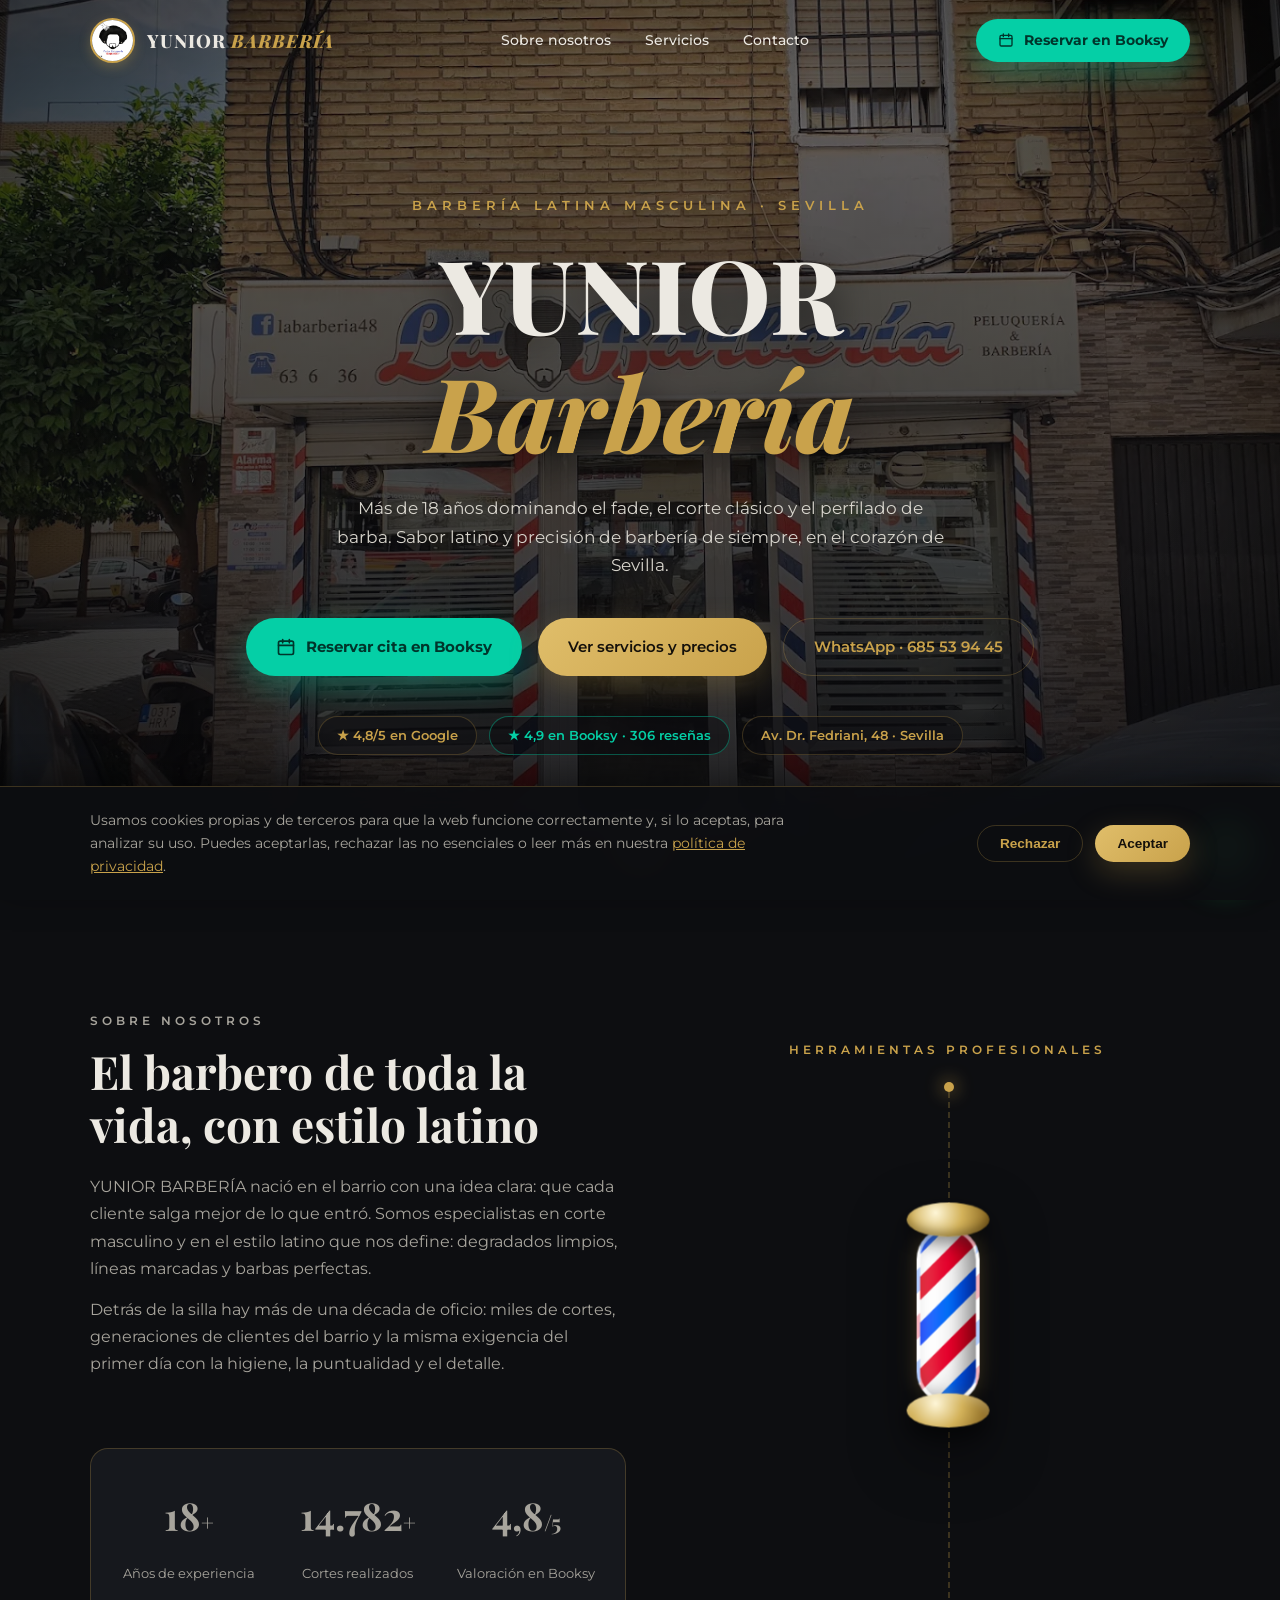
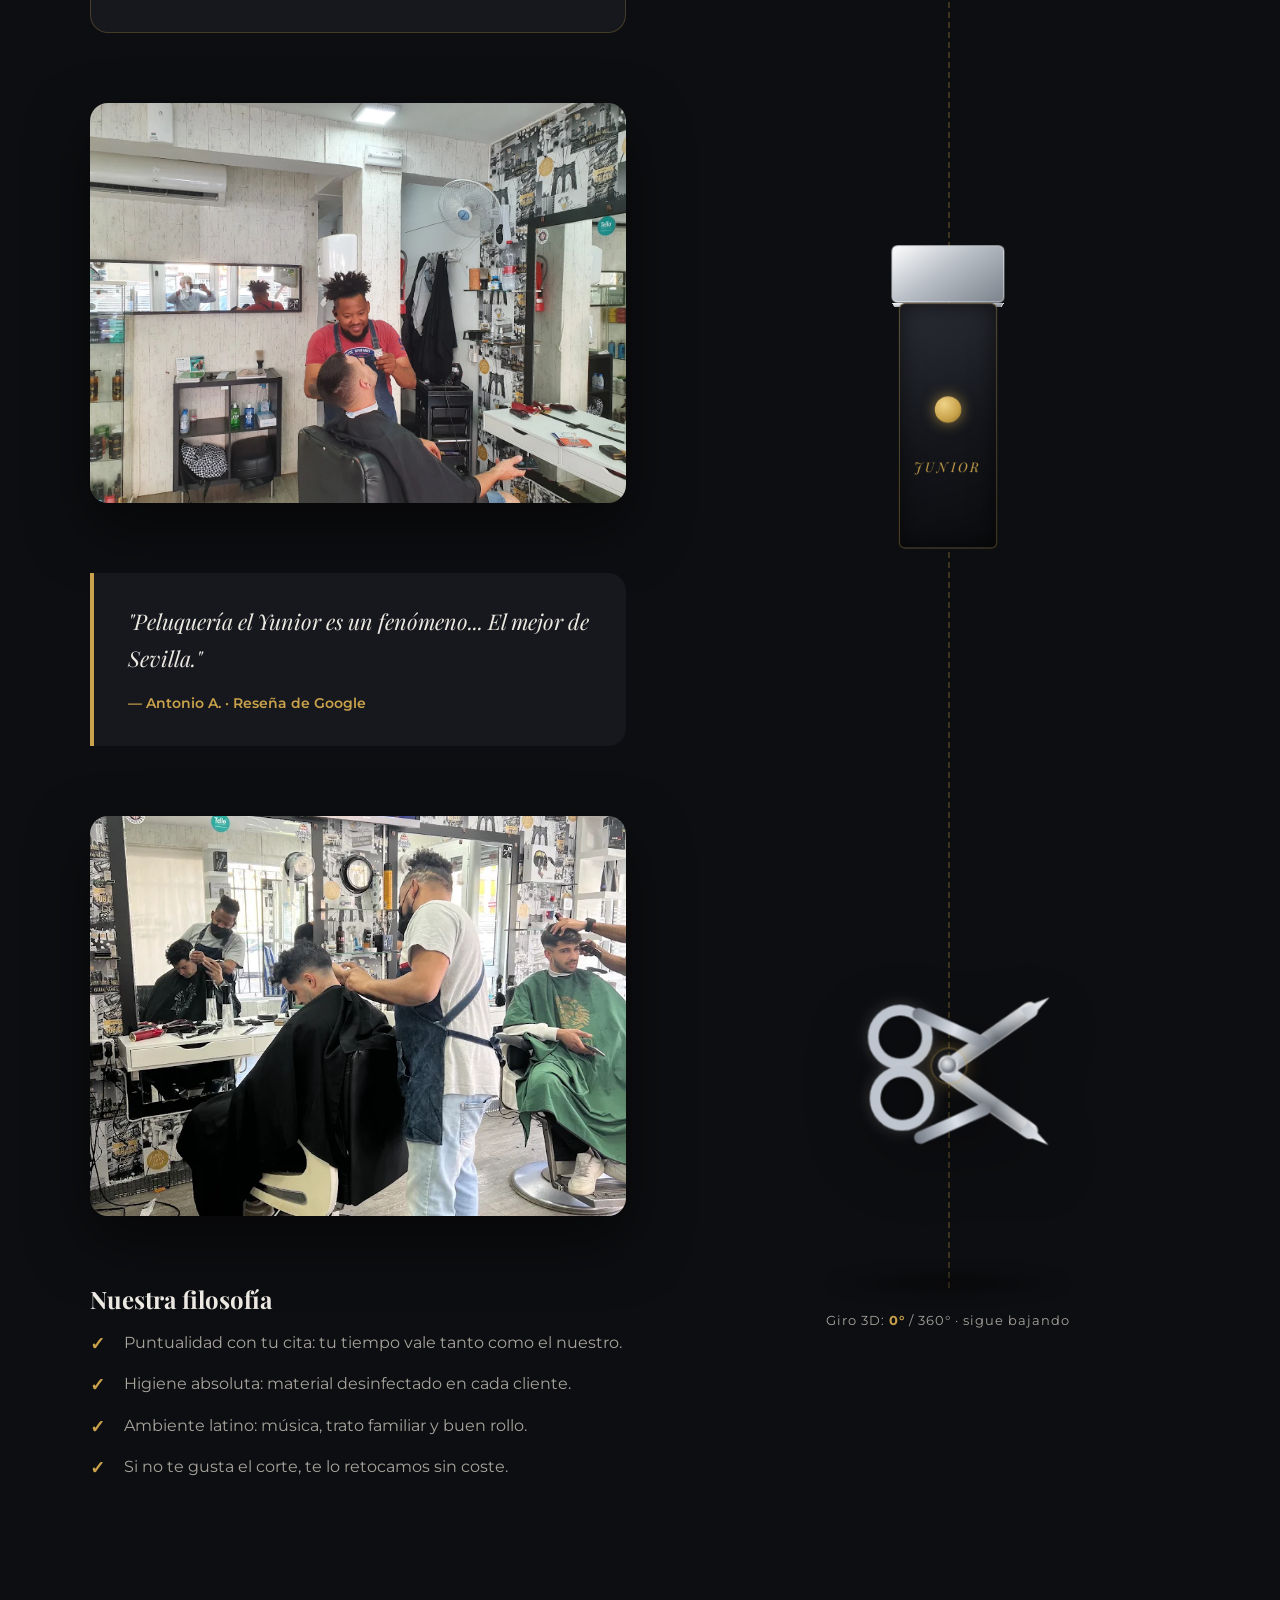
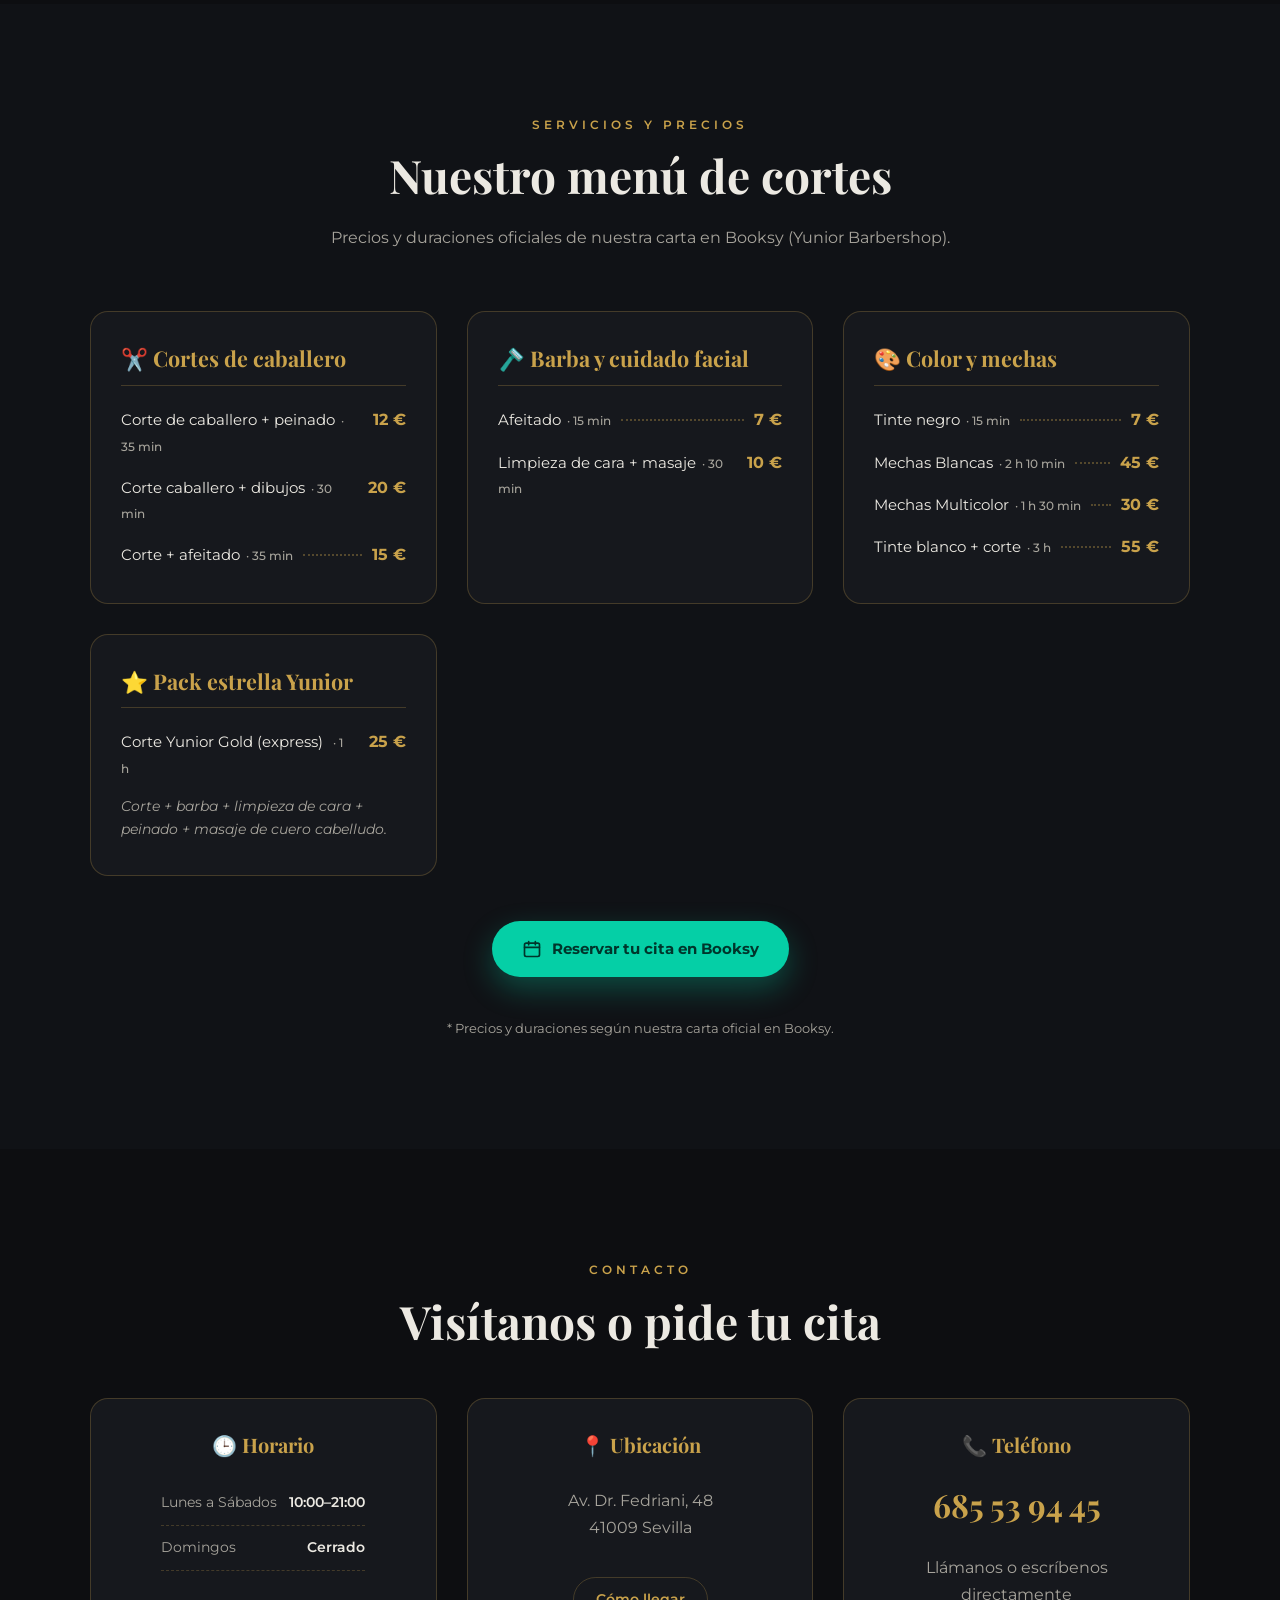
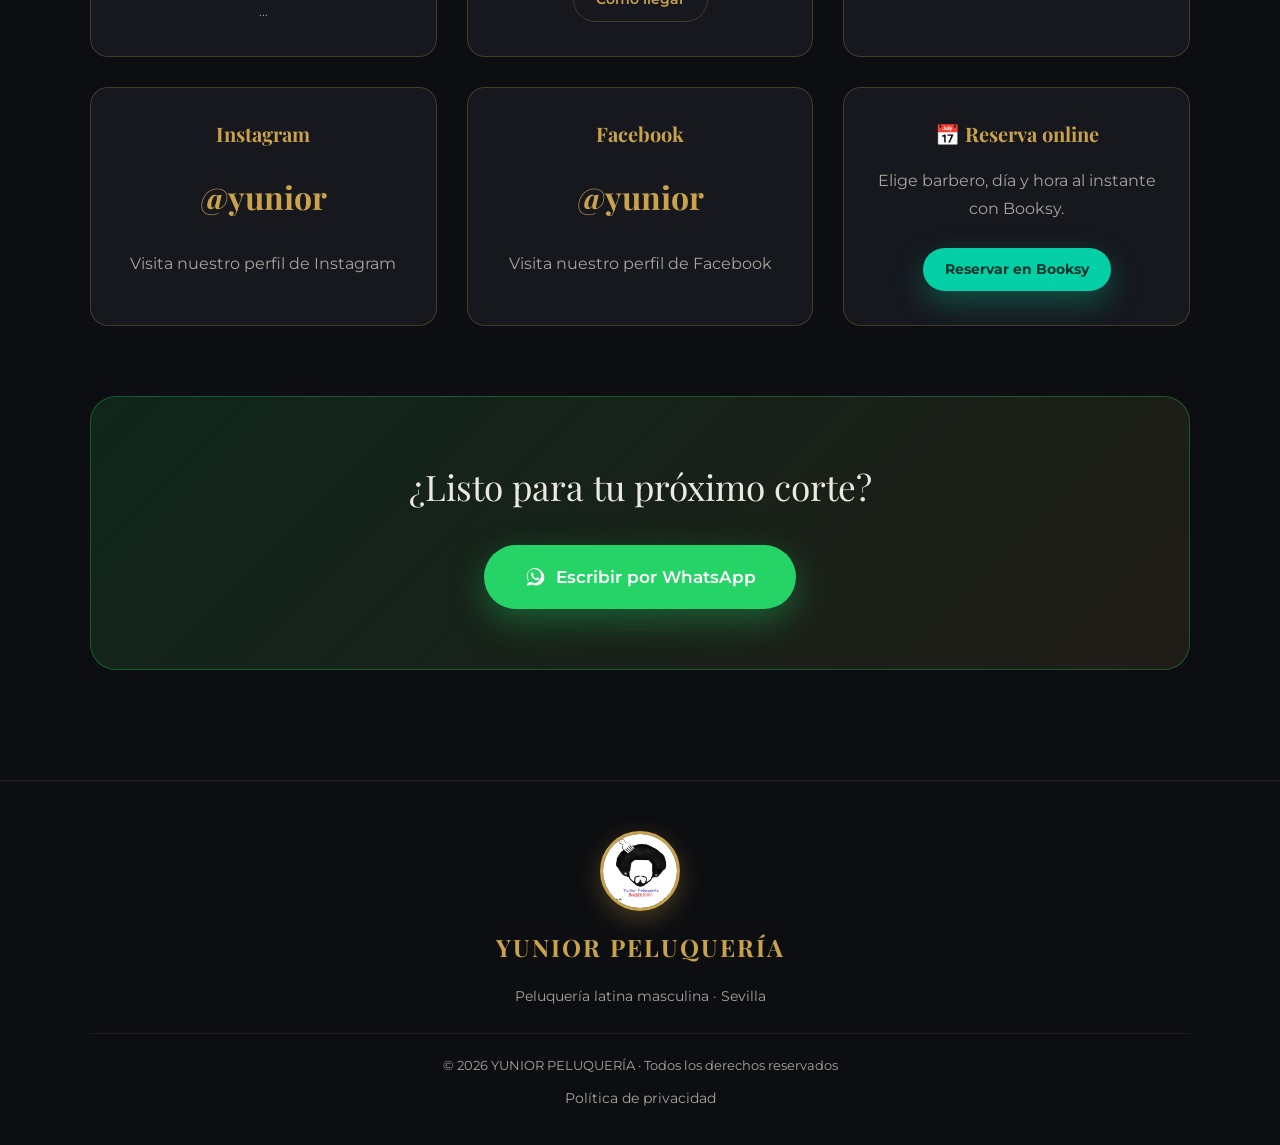
<file: index.html>
<!DOCTYPE html>
<html lang="es">
<head>
  <meta name="google-site-verification" content="pgWhDv8rbJCWkmiV24_uXV9it8Xh4YEHIiP2bw_OG_o" />
  <meta charset="UTF-8">
  <meta name="viewport" content="width=device-width, initial-scale=1.0">
  <title>YUNIOR BARBERÍA · Barbería latina masculina en Sevilla</title>
  <meta name="description" content="YUNIOR Barbería (Yunior Barbershop), peluquería latina masculina en Sevilla. Cortes, degradados, barba y afeitado clásico. Av. Dr. Fedriani, 48. Reserva por Booksy o WhatsApp: 685 53 94 45.">
  <link rel="preconnect" href="https://fonts.googleapis.com">
  <link rel="preconnect" href="https://fonts.gstatic.com" crossorigin>
  <link href="https://fonts.googleapis.com/css2?family=Playfair+Display:wght@600;700;800&family=Montserrat:wght@400;500;600;700&display=swap" rel="stylesheet">
  <link rel="stylesheet" href="styles.css">
</head>
<body>

  <!-- ===================== AVISO DE COOKIES ===================== -->
  <div class="cookie-banner" id="cookieBanner" role="dialog" aria-live="polite" aria-label="Aviso de cookies">
    <div class="cookie-banner-inner">
      <p class="cookie-text">
        Usamos cookies propias y de terceros para que la web funcione correctamente y, si lo aceptas,
        para analizar su uso. Puedes aceptarlas, rechazar las no esenciales o leer más en nuestra
        <a href="privacy-policy.html">política de privacidad</a>.
      </p>
      <div class="cookie-actions">
        <button type="button" class="btn btn-ghost btn-small" id="cookieReject">Rechazar</button>
        <button type="button" class="btn btn-gold btn-small" id="cookieAccept">Aceptar</button>
      </div>
    </div>
  </div>

  <!-- ===================== NAVBAR CON LOGO ===================== -->
  <header class="navbar" id="navbar">
    <a href="#inicio" class="logo">
      <img src="logo.png" alt="YUNIOR BARBERÍA" class="logo-img">
      <span class="logo-text">YUNIOR <em>BARBERÍA</em></span>
    </a>

    <nav class="nav-links" id="navLinks">
      <a href="#sobre-nosotros">Sobre nosotros</a>
      <a href="#servicios">Servicios</a>
      <a href="#contacto">Contacto</a>
    </nav>

    <a class="btn btn-booksy btn-small nav-cta"
       href="https://booksy.com/es-es/54488_yunior-barbershop_barberia_29971_sevilla#ba_s=seo"
       target="_blank" rel="noopener">
      <svg viewBox="0 0 24 24" width="16" height="16" fill="none" stroke="currentColor" stroke-width="2" stroke-linecap="round" aria-hidden="true">
        <rect x="3" y="5" width="18" height="16" rx="2"/><path d="M8 3v4M16 3v4M3 10h18"/>
      </svg>
      Reservar en Booksy
    </a>

    <button class="nav-burger" id="navBurger" aria-label="Abrir menú" aria-expanded="false">
      <span></span><span></span><span></span>
    </button>
  </header>

  <!-- ===================== PORTADA ===================== -->
  <section class="hero" id="inicio">
    <div class="hero-content">
      <p class="hero-eyebrow">Barbería latina masculina · Sevilla</p>
      <h1>YUNIOR<br><em>Barbería</em></h1>
      <p class="hero-sub">
        Más de 18 años dominando el fade, el corte clásico y el perfilado de barba.
        Sabor latino y precisión de barbería de siempre, en el corazón de Sevilla.
      </p>

      <div class="hero-actions">
        <a href="https://booksy.com/es-es/54488_yunior-barbershop_barberia_29971_sevilla#ba_s=seo"
           target="_blank" rel="noopener" class="btn btn-booksy">
          <svg viewBox="0 0 24 24" width="20" height="20" fill="none" stroke="currentColor" stroke-width="2" stroke-linecap="round" aria-hidden="true">
            <rect x="3" y="5" width="18" height="16" rx="2"/><path d="M8 3v4M16 3v4M3 10h18"/>
          </svg>
          Reservar cita en Booksy
        </a>
        <a href="#servicios" class="btn btn-gold">Ver servicios y precios</a>
        <a href="https://wa.me/34685539445?text=Hola%20YUNIOR%20PELUQUER%C3%8DA%2C%20me20%gustaría%20pedir%20cita%20%F0%9F%92%88"
           target="_blank" rel="noopener" class="btn btn-ghost">WhatsApp · 685 53 94 45</a>
      </div>

      <div class="hero-badges">
        <span class="badge">★ 4,8/5 en Google</span>
        <span class="badge badge-booksy">★ 4,9 en Booksy · 306 reseñas</span>
        <span class="badge">Av. Dr. Fedriani, 48 · Sevilla</span>
      </div>
    </div>

    <a href="#sobre-nosotros" class="hero-scroll" aria-label="Bajar a sobre nosotros">
      <span class="mouse"><span class="wheel"></span></span>
    </a>
  </section>

  <!-- ===================== SOBRE NOSOTROS + OBJETOS 3D ===================== -->
  <section class="about" id="sobre-nosotros">
    <div class="about-grid">

      <div class="about-left">
        <div class="reveal">
          <p class="section-eyebrow">Sobre nosotros</p>
          <h2>El barbero de toda la vida, con estilo latino</h2>
          <p>
            YUNIOR BARBERÍA nació en el barrio con una idea clara: que cada cliente salga
            mejor de lo que entró. Somos especialistas en corte masculino y en el estilo
            latino que nos define: degradados limpios, líneas marcadas y barbas perfectas.
          </p>
          <p>
            Detrás de la silla hay más de una década de oficio: miles de cortes, generaciones
            de clientes del barrio y la misma exigencia del primer día con la higiene,
            la puntualidad y el detalle.
          </p>
        </div>

        <div class="stats reveal">
          <div class="stat">
            <p class="stat-line"><span class="stat-number" data-target="18">0</span><span class="stat-suffix">+</span></p>
            <p class="stat-label">Años de experiencia</p>
          </div>
          <div class="stat">
            <p class="stat-line"><span class="stat-number" data-target="15000">0</span><span class="stat-suffix">+</span></p>
            <p class="stat-label">Cortes realizados</p>
          </div>
          <div class="stat">
            <p class="stat-line"><span class="stat-number" data-target="4.9" data-decimals="1">0</span><span class="stat-suffix">/5</span></p>
            <p class="stat-label">Valoración en Booksy</p>
          </div>
        </div>

        <figure class="photo-card reveal">
          <img src="cortes.jpg" alt="Colección de cortes y degradados"
               onerror="this.onerror=null;this.style.display='none';this.parentElement.classList.add('foto-faltante');">
        </figure>

        <div class="quote-card reveal">
          <p>"Peluquería el Yunior es un fenómeno... El mejor de Sevilla."</p>
          <span>— Antonio A. · Reseña de Google</span>
        </div>

        <figure class="photo-card tilt reveal">
          <img src="local1.jpg" alt="Interior de el local"
               onerror="this.onerror=null;this.style.display='none';this.parentElement.classList.add('foto-faltante');">
        </figure>

        <div class="reveal">
          <h3>Nuestra filosofía</h3>
          <ul class="check-list">
            <li>Puntualidad con tu cita: tu tiempo vale tanto como el nuestro.</li>
            <li>Higiene absoluta: material desinfectado en cada cliente.</li>
            <li>Ambiente latino: música, trato familiar y buen rollo.</li>
            <li>Si no te gusta el corte, te lo retocamos sin coste.</li>
          </ul>
        </div>
      </div>

      <div class="about-right">
        <div class="clipper-sticky">
          <p class="clipper-eyebrow">Herramientas profesionales</p>

          <div class="clipper-stage">
            <div class="clipper-ring" aria-hidden="true"></div>

            <div class="barber-pole-3d" id="barberPole3d" aria-hidden="true">
              <div class="pole-top"></div>
              <div class="pole-body"></div>
              <div class="pole-bottom"></div>
            </div>

            <div class="clipper-3d" id="clipper3d">
              <div class="clipper-float">
                <div class="cbox cbox-body">
                  <i class="face f-front"></i>
                  <i class="face f-back"></i>
                  <i class="face f-right"></i>
                  <i class="face f-left"></i>
                  <i class="face f-top"></i>
                  <i class="face f-bottom"></i>
                </div>
                <div class="cbox cbox-head">
                  <i class="face h-front"></i>
                  <i class="face h-back"></i>
                  <i class="face h-right"></i>
                  <i class="face h-left"></i>
                  <i class="face h-top"></i>
                  <i class="face h-bottom"></i>
                </div>
              </div>
            </div>

            <div class="scissors-3d" id="scissors3d" aria-hidden="true">
              <div class="scissors-core"></div>
              <div class="scissors-blade blade-one"></div>
              <div class="scissors-blade blade-two"></div>
              <div class="scissors-ring ring-one"></div>
              <div class="scissors-ring ring-two"></div>
            </div>

            <div class="clipper-shadow" id="clipperShadow" aria-hidden="true"></div>
          </div>

          <p class="clipper-caption">Giro 3D: <span id="clipperDeg">0°</span> / 360° · sigue bajando</p>
        </div>
      </div>

    </div>
  </section>

  <!-- ===================== SERVICIOS ===================== -->
  <section class="services" id="servicios">
    <p class="section-eyebrow center">Servicios y precios</p>
    <h2 class="center">Nuestro menú de cortes</h2>
    <p class="section-sub center">Precios y duraciones oficiales de nuestra carta en Booksy (Yunior Barbershop).</p>

    <div class="services-grid">

      <article class="service-group reveal">
        <h3>✂️ Cortes de caballero</h3>
        <ul>
          <li><span>Corte de caballero + peinado<small class="dur">· 35 min</small></span><i class="dots"></i><strong>12 €</strong></li>
          <li><span>Corte caballero + dibujos<small class="dur">· 30 min</small></span><i class="dots"></i><strong>20 €</strong></li>
          <li><span>Corte + afeitado<small class="dur">· 35 min</small></span><i class="dots"></i><strong>15 €</strong></li>
        </ul>
      </article>

      <article class="service-group reveal">
        <h3>🪒 Barba y cuidado facial</h3>
        <ul>
          <li><span>Afeitado<small class="dur">· 15 min</small></span><i class="dots"></i><strong>7 €</strong></li>
          <li><span>Limpieza de cara + masaje<small class="dur">· 30 min</small></span><i class="dots"></i><strong>10 €</strong></li>
        </ul>
      </article>

      <article class="service-group reveal">
        <h3>🎨 Color y mechas</h3>
        <ul>
          <li><span>Tinte negro<small class="dur">· 15 min</small></span><i class="dots"></i><strong>7 €</strong></li>
          <li><span>Mechas Blancas<small class="dur">· 2 h 10 min</small></span><i class="dots"></i><strong>45 €</strong></li>
          <li><span>Mechas Multicolor<small class="dur">· 1 h 30 min</small></span><i class="dots"></i><strong>30 €</strong></li>
          <li><span>Tinte blanco + corte<small class="dur">· 3 h</small></span><i class="dots"></i><strong>55 €</strong></li>
        </ul>
      </article>

      <article class="service-group reveal">
        <h3>⭐ Pack estrella Yunior</h3>
        <ul>
          <li><span>Corte Yunior Gold (express) <small class="dur">· 1 h</small></span><i class="dots"></i><strong>25 €</strong></li>
        </ul>
        <p class="pack-desc">Corte + barba + limpieza de cara + peinado + masaje de cuero cabelludo.</p>
      </article>

    </div>

    <div class="booksy-cta-wrap reveal">
      <a class="btn btn-booksy"
         href="https://booksy.com/es-es/54488_yunior-barbershop_barberia_29971_sevilla#ba_s=seo"
         target="_blank" rel="noopener">
        <svg viewBox="0 0 24 24" width="20" height="20" fill="none" stroke="currentColor" stroke-width="2" stroke-linecap="round" aria-hidden="true">
          <rect x="3" y="5" width="18" height="16" rx="2"/><path d="M8 3v4M16 3v4M3 10h18"/>
        </svg>
        Reservar tu cita en Booksy
      </a>
    </div>

    <p class="services-note">* Precios y duraciones según nuestra carta oficial en Booksy.</p>
  </section>

  <!-- ===================== CONTACTO ===================== -->
  <section class="contact" id="contacto">
    <p class="section-eyebrow center">Contacto</p>
    <h2 class="center">Visítanos o pide tu cita</h2>

    <div class="contact-grid">

      <div class="contact-card reveal">
        <h3>🕒 Horario</h3>
        <ul class="schedule">
          <li><span>Lunes a Sábados</span><strong>10:00–21:00</strong></li>
          <li><span>Domingos</span><strong>Cerrado</strong></li>
        </ul>
        <p class="card-note">...</p>
      </div>

      <div class="contact-card reveal">
        <h3>📍 Ubicación</h3>
        <p class="contact-text">Av. Dr. Fedriani, 48<br>41009 Sevilla</p>
        <a class="btn btn-ghost btn-small"
           href="https://www.google.com/maps/search/?api=1&query=Av.+Dr.+Fedriani%2C+48%2C+41009+Sevilla"
           target="_blank" rel="noopener">Cómo llegar</a>
      </div>

      <div class="contact-card reveal">
        <h3>📞 Teléfono</h3>
        <a class="phone-link" href="tel:+34685539445">685 53 94 45</a>
        <p class="contact-text">Llámanos o escríbenos directamente</p>
      </div>
      
      <div class="contact-card reveal">
        <h3> Instagram</h3>
        <a class="phone-link" href="https://www.instagram.com/yunior_barbershop">@yunior</a>
        <p class="contact-text">Visita nuestro perfil de Instagram</p>
      </div>
      
      <div class="contact-card reveal">
        <h3> Facebook</h3>
        <a class="phone-link" href="https://www.facebook.com/yunior.mejiasanchez">@yunior</a>
        <p class="contact-text">Visita nuestro perfil de Facebook</p>
      </div>

      <div class="contact-card reveal">
        <h3>📅 Reserva online</h3>
        <p class="contact-text">Elige barbero, día y hora al instante con Booksy.</p>
        <a class="btn btn-booksy btn-small"
           href="https://booksy.com/es-es/54488_yunior-barbershop_barberia_29971_sevilla#ba_s=seo"
           target="_blank" rel="noopener">Reservar en Booksy</a>
      </div>

    </div>

    <div class="whatsapp-cta reveal">
      <p>¿Listo para tu próximo corte?</p>
      <a class="btn btn-whatsapp"
         href="https://wa.me/34685539445?text=Hola%20JUNIOR%20PELUQUER%C3%8DA%2C%20quiero%20pedir%20cita%20%F0%9F%92%88"
         target="_blank" rel="noopener">
        <svg viewBox="0 0 32 32" width="22" height="22" fill="currentColor" aria-hidden="true">
          <path d="M16 3C9.4 3 4 8.4 4 15c0 2.6.8 5 2.3 7L4 29l7.2-2.2c1.9 1 4.1 1.6 6.4 1.6 6.6 0 12-5.4 12-12S22.6 3 16 3zm0 21.8c-2 0-3.9-.5-5.5-1.5l-.4-.2-4.3 1.3 1.3-4.1-.3-.4c-1.1-1.7-1.7-3.7-1.7-5.9 0-5.4 4.4-9.8 9.8-9.8s9.8 4.4 9.8 9.8-4.3 10.8-9.7 10.8zm5.4-7.3c-.3-.1-1.7-.9-2-1-.3-.1-.5-.1-.7.1-.2.3-.8 1-.9 1.2-.2.2-.3.2-.6.1-.3-.1-1.2-.5-2.3-1.4-.9-.8-1.4-1.7-1.6-2-.2-.3 0-.5.1-.6l.5-.6c.1-.2.2-.3.3-.5.1-.2 0-.4 0-.5-.1-.1-.7-1.6-.9-2.2-.2-.6-.5-.5-.7-.5h-.6c-.2 0-.5.1-.8.4-.3.3-1 1-1 2.5s1.1 2.9 1.2 3.1c.1.2 2.1 3.2 5.1 4.5.7.3 1.3.5 1.7.6.7.2 1.4.2 1.9.1.6-.1 1.7-.7 2-1.4.2-.7.2-1.3.2-1.4-.1-.2-.3-.2-.6-.4z"/>
        </svg>
        Escribir por WhatsApp
      </a>
    </div>
  </section>

  <!-- ===================== FOOTER CON LOGO ===================== -->
  <footer class="footer">
    <div class="footer-brand">
      <img src="logo.png" alt="YUNIOR PELUQUERÍA" class="footer-logo">
      <p class="footer-name">YUNIOR PELUQUERÍA</p>
      <p class="footer-sub">Peluquería latina masculina · Sevilla</p>
    </div>
    <p class="footer-copy">© <span id="year"></span> YUNIOR PELUQUERÍA · Todos los derechos reservados</p>
    <p class="footer-legal"><a href="privacy-policy.html">Política de privacidad</a></p>
  </footer>

  <!-- Botón flotante de WhatsApp -->
  <a class="whatsapp-float"
     href="https://wa.me/34685539445?text=Hola%20JUNIOR%20PELUQUER%C3%8DA%2C%20quiero%20pedir%20cita%20%F0%9F%92%88"
     target="_blank" rel="noopener" aria-label="Escribir por WhatsApp">
    <svg viewBox="0 0 32 32" width="28" height="28" fill="#fff" aria-hidden="true">
      <path d="M16 3C9.4 3 4 8.4 4 15c0 2.6.8 5 2.3 7L4 29l7.2-2.2c1.9 1 4.1 1.6 6.4 1.6 6.6 0 12-5.4 12-12S22.6 3 16 3zm0 21.8c-2 0-3.9-.5-5.5-1.5l-.4-.2-4.3 1.3 1.3-4.1-.3-.4c-1.1-1.7-1.7-3.7-1.7-5.9 0-5.4 4.4-9.8 9.8-9.8s9.8 4.4 9.8 9.8-4.3 10.8-9.7 10.8zm5.4-7.3c-.3-.1-1.7-.9-2-1-.3-.1-.5-.1-.7.1-.2.3-.8 1-.9 1.2-.2.2-.3.2-.6.1-.3-.1-1.2-.5-2.3-1.4-.9-.8-1.4-1.7-1.6-2-.2-.3 0-.5.1-.6l.5-.6c.1-.2.2-.3.3-.5.1-.2 0-.4 0-.5-.1-.1-.7-1.6-.9-2.2-.2-.6-.5-.5-.7-.5h-.6c-.2 0-.5.1-.8.4-.3.3-1 1-1 2.5s1.1 2.9 1.2 3.1c.1.2 2.1 3.2 5.1 4.5.7.3 1.3.5 1.7.6.7.2 1.4.2 1.9.1.6-.1 1.7-.7 2-1.4.2-.7.2-1.3.2-1.4-.1-.2-.3-.2-.6-.4z"/>
    </svg>
  </a>

  <script src="main.js"></script>
  <script src="cookies.js"></script>
</body>
</html>
</file>
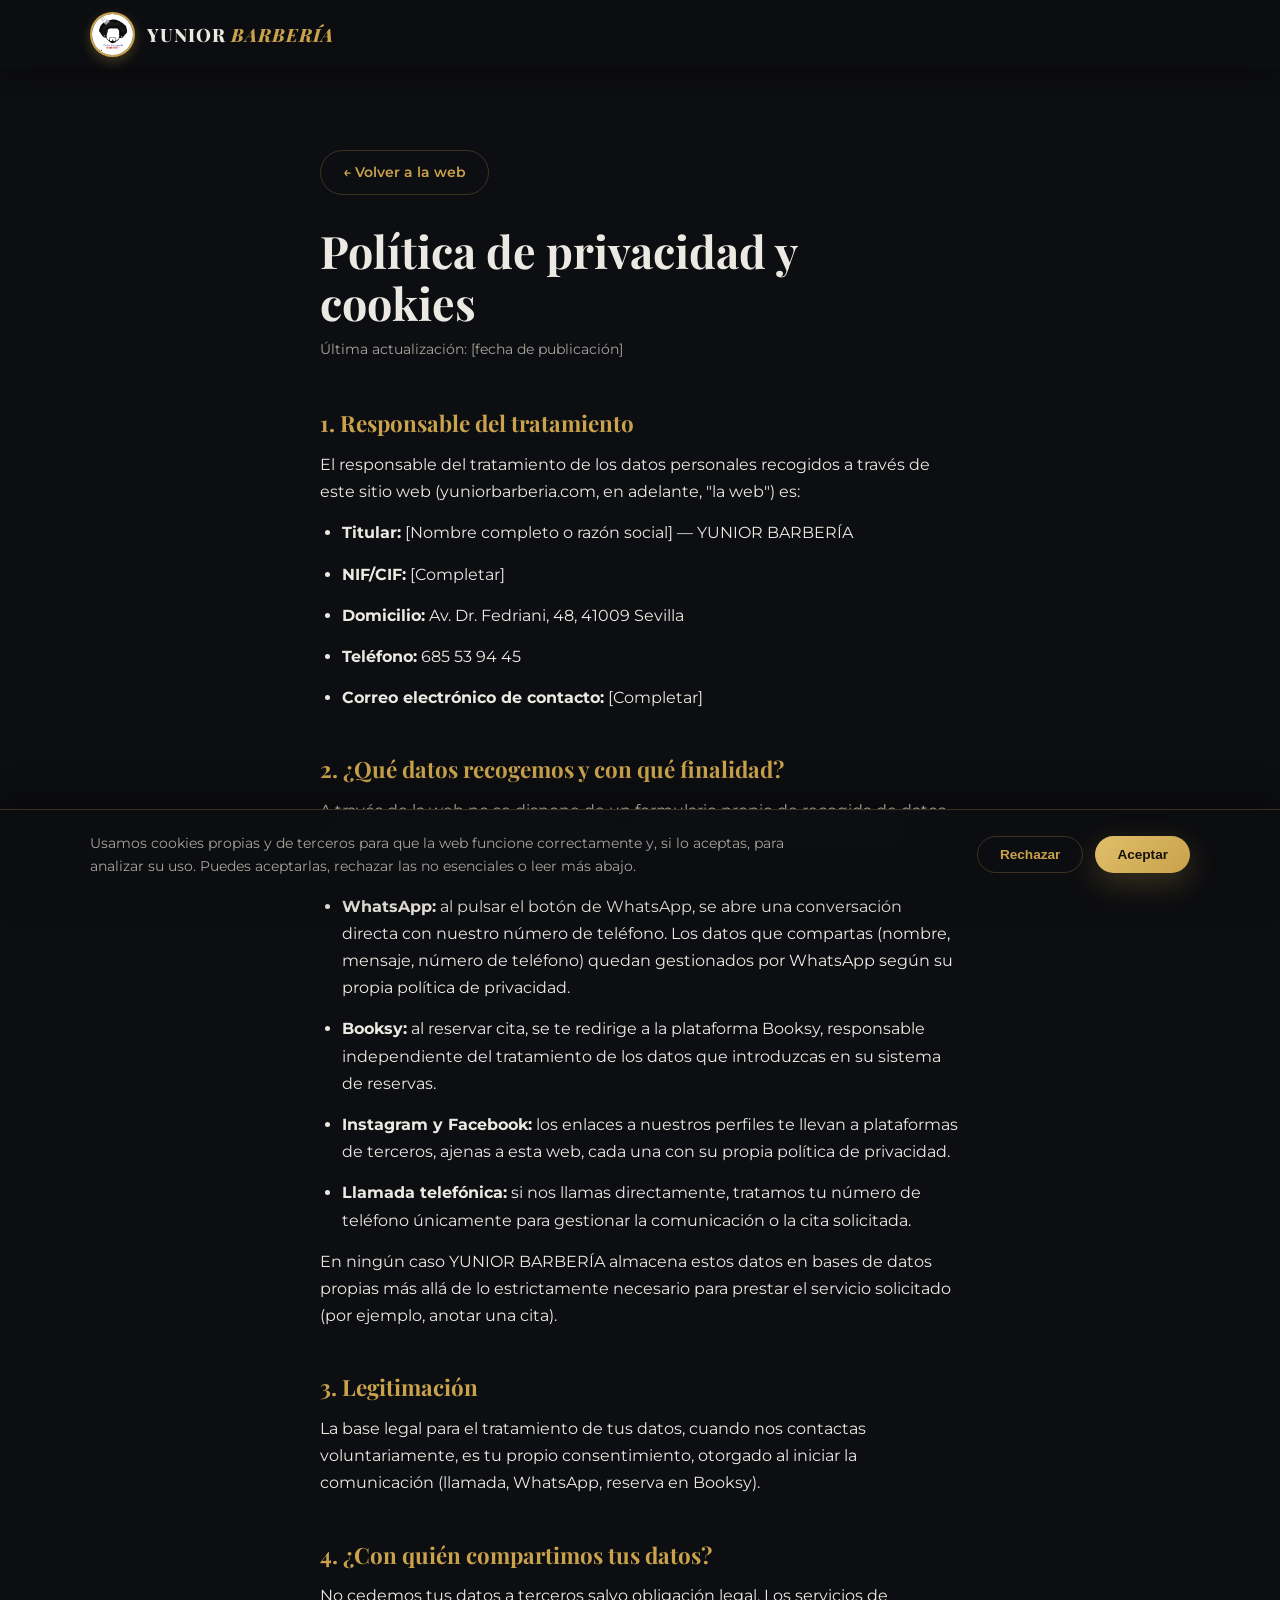
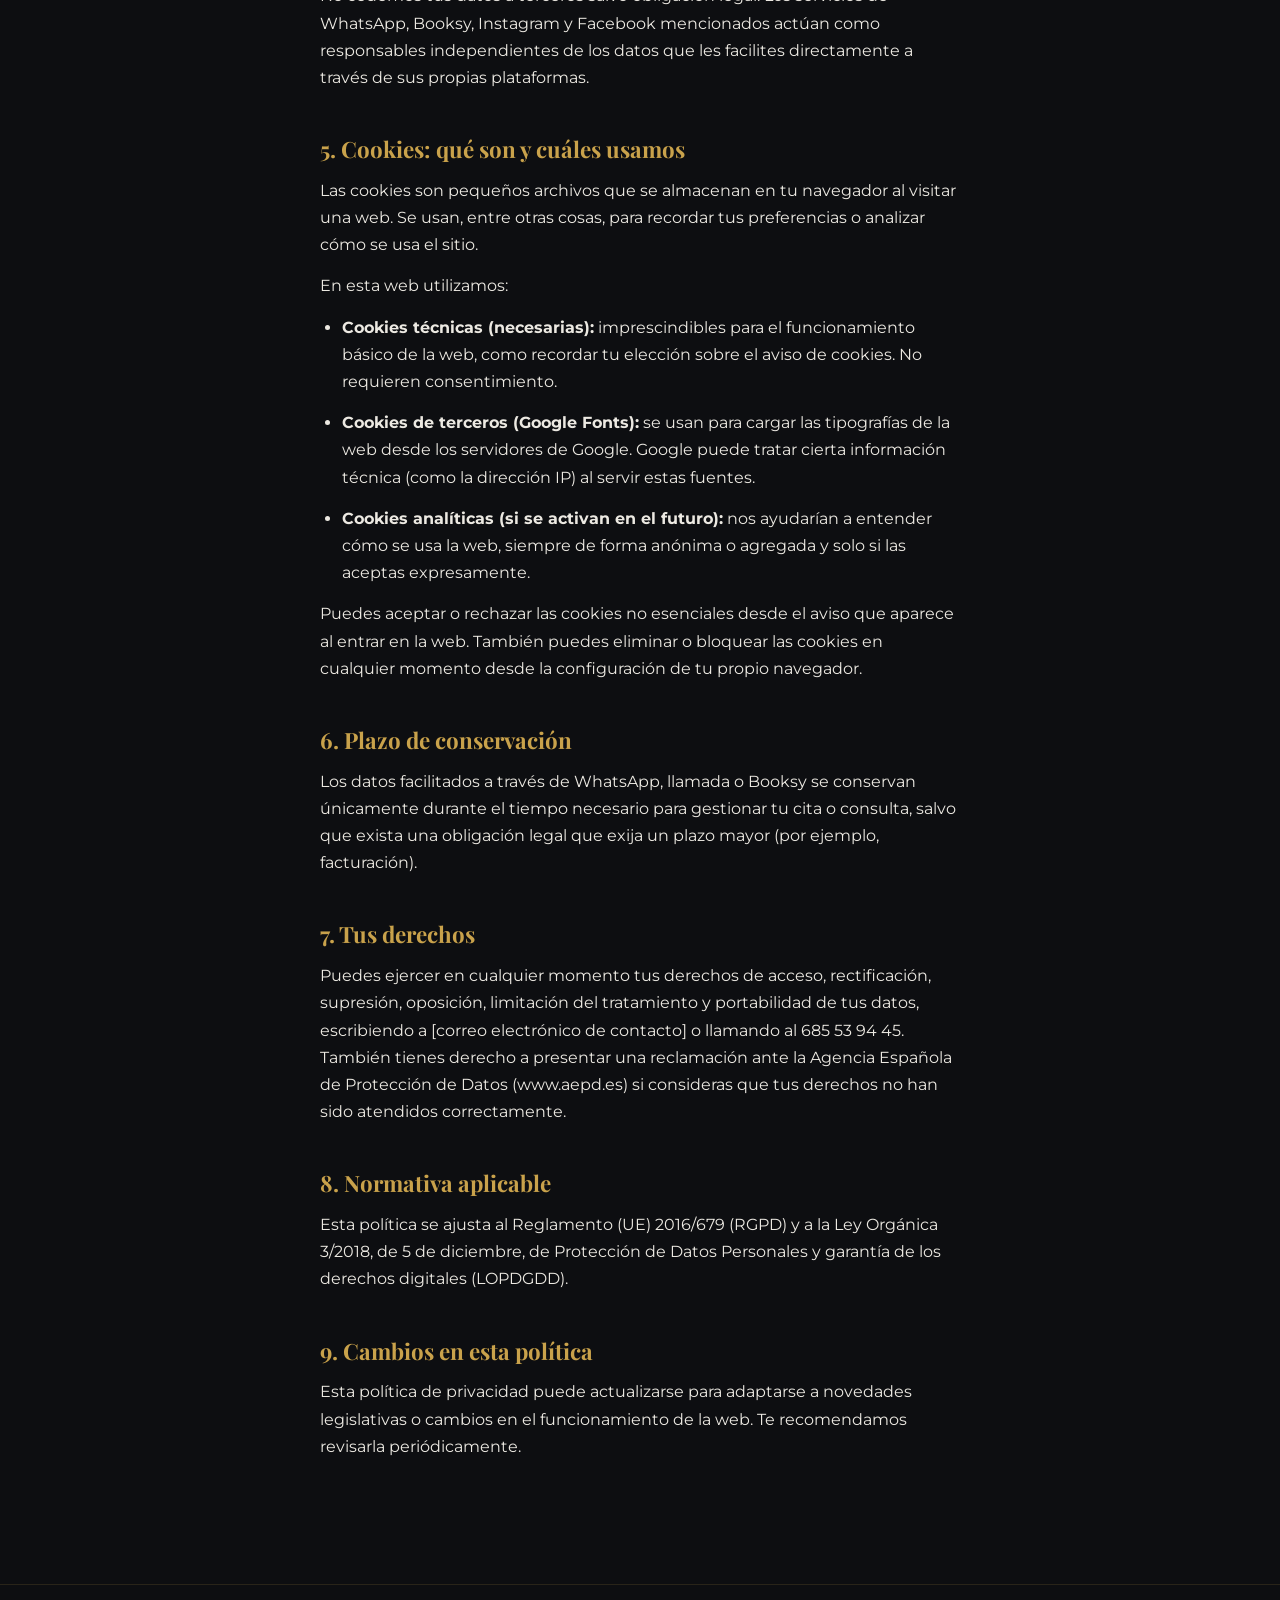
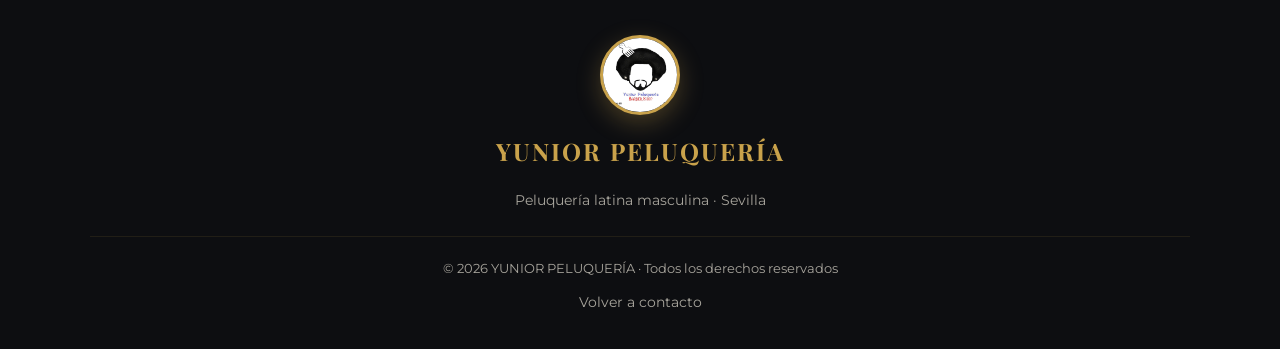
<file: privacypolicy.html>
<!DOCTYPE html>
<html lang="es">
<head>
  <meta charset="UTF-8">
  <meta name="viewport" content="width=device-width, initial-scale=1.0">
  <title>Política de privacidad · YUNIOR BARBERÍA</title>
  <meta name="description" content="Política de privacidad y cookies de YUNIOR Barbería, barbería latina masculina en Sevilla.">
  <meta name="robots" content="noindex">
  <link rel="preconnect" href="https://fonts.googleapis.com">
  <link rel="preconnect" href="https://fonts.gstatic.com" crossorigin>
  <link href="https://fonts.googleapis.com/css2?family=Playfair+Display:wght@600;700;800&family=Montserrat:wght@400;500;600;700&display=swap" rel="stylesheet">
  <link rel="stylesheet" href="styles.css">
</head>
<body>

  <!-- ===================== AVISO DE COOKIES ===================== -->
  <div class="cookie-banner" id="cookieBanner" role="dialog" aria-live="polite" aria-label="Aviso de cookies">
    <div class="cookie-banner-inner">
      <p class="cookie-text">
        Usamos cookies propias y de terceros para que la web funcione correctamente y, si lo aceptas,
        para analizar su uso. Puedes aceptarlas, rechazar las no esenciales o leer más abajo.
      </p>
      <div class="cookie-actions">
        <button type="button" class="btn btn-ghost btn-small" id="cookieReject">Rechazar</button>
        <button type="button" class="btn btn-gold btn-small" id="cookieAccept">Aceptar</button>
      </div>
    </div>
  </div>

  <!-- ===================== NAVBAR SIMPLE ===================== -->
  <header class="navbar scrolled" id="navbar">
    <a href="index.html" class="logo">
      <img src="logo.png" alt="YUNIOR BARBERÍA" class="logo-img">
      <span class="logo-text">YUNIOR <em>BARBERÍA</em></span>
    </a>
  </header>

  <!-- ===================== CONTENIDO LEGAL ===================== -->
  <section class="legal-page">
    <a href="index.html" class="btn btn-ghost btn-small legal-back">← Volver a la web</a>

    <h1>Política de privacidad y cookies</h1>
    <p class="legal-updated">Última actualización: [fecha de publicación]</p>

    <h2>1. Responsable del tratamiento</h2>
    <p>
      El responsable del tratamiento de los datos personales recogidos a través de este sitio web
      (yuniorbarberia.com, en adelante, "la web") es:
    </p>
    <ul>
      <li><strong>Titular:</strong> [Nombre completo o razón social] — YUNIOR BARBERÍA</li>
      <li><strong>NIF/CIF:</strong> [Completar]</li>
      <li><strong>Domicilio:</strong> Av. Dr. Fedriani, 48, 41009 Sevilla</li>
      <li><strong>Teléfono:</strong> 685 53 94 45</li>
      <li><strong>Correo electrónico de contacto:</strong> [Completar]</li>
    </ul>

    <h2>2. ¿Qué datos recogemos y con qué finalidad?</h2>
    <p>
      A través de la web no se dispone de un formulario propio de recogida de datos. El contacto con
      YUNIOR BARBERÍA se realiza mediante enlaces directos a servicios de terceros:
    </p>
    <ul>
      <li><strong>WhatsApp:</strong> al pulsar el botón de WhatsApp, se abre una conversación directa con nuestro número de teléfono. Los datos que compartas (nombre, mensaje, número de teléfono) quedan gestionados por WhatsApp según su propia política de privacidad.</li>
      <li><strong>Booksy:</strong> al reservar cita, se te redirige a la plataforma Booksy, responsable independiente del tratamiento de los datos que introduzcas en su sistema de reservas.</li>
      <li><strong>Instagram y Facebook:</strong> los enlaces a nuestros perfiles te llevan a plataformas de terceros, ajenas a esta web, cada una con su propia política de privacidad.</li>
      <li><strong>Llamada telefónica:</strong> si nos llamas directamente, tratamos tu número de teléfono únicamente para gestionar la comunicación o la cita solicitada.</li>
    </ul>
    <p>
      En ningún caso YUNIOR BARBERÍA almacena estos datos en bases de datos propias más allá de lo
      estrictamente necesario para prestar el servicio solicitado (por ejemplo, anotar una cita).
    </p>

    <h2>3. Legitimación</h2>
    <p>
      La base legal para el tratamiento de tus datos, cuando nos contactas voluntariamente, es tu
      propio consentimiento, otorgado al iniciar la comunicación (llamada, WhatsApp, reserva en Booksy).
    </p>

    <h2>4. ¿Con quién compartimos tus datos?</h2>
    <p>
      No cedemos tus datos a terceros salvo obligación legal. Los servicios de WhatsApp, Booksy,
      Instagram y Facebook mencionados actúan como responsables independientes de los datos que les
      facilites directamente a través de sus propias plataformas.
    </p>

    <h2>5. Cookies: qué son y cuáles usamos</h2>
    <p>
      Las cookies son pequeños archivos que se almacenan en tu navegador al visitar una web. Se usan,
      entre otras cosas, para recordar tus preferencias o analizar cómo se usa el sitio.
    </p>
    <p>En esta web utilizamos:</p>
    <ul>
      <li><strong>Cookies técnicas (necesarias):</strong> imprescindibles para el funcionamiento básico de la web, como recordar tu elección sobre el aviso de cookies. No requieren consentimiento.</li>
      <li><strong>Cookies de terceros (Google Fonts):</strong> se usan para cargar las tipografías de la web desde los servidores de Google. Google puede tratar cierta información técnica (como la dirección IP) al servir estas fuentes.</li>
      <li><strong>Cookies analíticas (si se activan en el futuro):</strong> nos ayudarían a entender cómo se usa la web, siempre de forma anónima o agregada y solo si las aceptas expresamente.</li>
    </ul>
    <p>
      Puedes aceptar o rechazar las cookies no esenciales desde el aviso que aparece al entrar en la
      web. También puedes eliminar o bloquear las cookies en cualquier momento desde la configuración
      de tu propio navegador.
    </p>

    <h2>6. Plazo de conservación</h2>
    <p>
      Los datos facilitados a través de WhatsApp, llamada o Booksy se conservan únicamente durante el
      tiempo necesario para gestionar tu cita o consulta, salvo que exista una obligación legal que
      exija un plazo mayor (por ejemplo, facturación).
    </p>

    <h2>7. Tus derechos</h2>
    <p>
      Puedes ejercer en cualquier momento tus derechos de acceso, rectificación, supresión, oposición,
      limitación del tratamiento y portabilidad de tus datos, escribiendo a [correo electrónico de
      contacto] o llamando al 685 53 94 45. También tienes derecho a presentar una reclamación ante la
      Agencia Española de Protección de Datos (www.aepd.es) si consideras que tus derechos no han sido
      atendidos correctamente.
    </p>

    <h2>8. Normativa aplicable</h2>
    <p>
      Esta política se ajusta al Reglamento (UE) 2016/679 (RGPD) y a la Ley Orgánica 3/2018, de 5 de
      diciembre, de Protección de Datos Personales y garantía de los derechos digitales (LOPDGDD).
    </p>

    <h2>9. Cambios en esta política</h2>
    <p>
      Esta política de privacidad puede actualizarse para adaptarse a novedades legislativas o cambios
      en el funcionamiento de la web. Te recomendamos revisarla periódicamente.
    </p>
  </section>

  <!-- ===================== FOOTER ===================== -->
  <footer class="footer">
    <div class="footer-brand">
      <img src="logo.png" alt="YUNIOR PELUQUERÍA" class="footer-logo">
      <p class="footer-name">YUNIOR PELUQUERÍA</p>
      <p class="footer-sub">Peluquería latina masculina · Sevilla</p>
    </div>
    <p class="footer-copy">© <span id="year"></span> YUNIOR PELUQUERÍA · Todos los derechos reservados</p>
    <p class="footer-legal"><a href="index.html#contacto">Volver a contacto</a></p>
  </footer>

  <script src="cookies.js"></script>
  <script>
    const anio = document.getElementById("year");
    if (anio) anio.textContent = new Date().getFullYear();
  </script>
</body>
</html>
</file>
<file: styles.css>
/* ==========================================================
   JUNIOR PELUQUERÍA · styles.css
   ========================================================== */

:root {
  --bg: #0d0e11;
  --bg-alt: #101216;
  --panel: #16181d;
  --gold: #c9a24b;
  --gold-soft: rgba(201, 162, 75, 0.25);
  --text: #ece9e2;
  --muted: #a7a49c;
  --whatsapp: #25d366;
  --radius: 18px;
}

* { margin: 0; padding: 0; box-sizing: border-box; }

html { scroll-behavior: smooth; }

body {
  background: var(--bg);
  color: var(--text);
  font-family: "Montserrat", sans-serif;
  line-height: 1.7;
  overflow-x: hidden;
}

img { max-width: 100%; display: block; }

h1, h2, h3 { font-family: "Playfair Display", serif; line-height: 1.15; }

section { scroll-margin-top: 90px; padding: 110px 7vw; }

.center { text-align: center; }

.section-eyebrow {
  color: var(--gold);
  text-transform: uppercase;
  letter-spacing: 4px;
  font-size: 0.78rem;
  font-weight: 600;
  margin-bottom: 14px;
}

h2 { font-size: clamp(1.9rem, 3.6vw, 3rem); margin-bottom: 22px; }

.section-sub { color: var(--muted); max-width: 640px; margin: 0 auto 60px; }

/* ---------------- Botones ---------------- */
.btn {
  display: inline-flex;
  align-items: center;
  gap: 10px;
  padding: 15px 30px;
  border-radius: 50px;
  font-weight: 600;
  font-size: 0.95rem;
  text-decoration: none;
  transition: transform 0.3s ease, box-shadow 0.3s ease, background 0.3s ease;
  cursor: pointer;
  border: none;
}

.btn-gold {
  background: linear-gradient(135deg, #e0be6a, var(--gold));
  color: #14100a;
  box-shadow: 0 10px 30px rgba(201, 162, 75, 0.25);
}

.btn-gold:hover { transform: translateY(-3px); box-shadow: 0 16px 40px rgba(201, 162, 75, 0.4); }

.btn-ghost { border: 1px solid var(--gold-soft); color: var(--gold); background: transparent; }

.btn-ghost:hover { background: rgba(201, 162, 75, 0.1); transform: translateY(-3px); }

.btn-small { padding: 10px 22px; font-size: 0.85rem; }

.btn-whatsapp {
  background: var(--whatsapp);
  color: #fff;
  font-size: 1.05rem;
  padding: 18px 40px;
  box-shadow: 0 12px 35px rgba(37, 211, 102, 0.35);
}

.btn-whatsapp:hover { transform: scale(1.05); }

/* ---------------- Navbar ---------------- */
.navbar {
  position: fixed;
  inset: 0 0 auto 0;
  z-index: 100;
  display: flex;
  align-items: center;
  justify-content: space-between;
  gap: 20px;
  padding: 18px 7vw;
  transition: background 0.4s ease, padding 0.4s ease, box-shadow 0.4s ease;
}

.navbar.scrolled {
  background: rgba(13, 14, 17, 0.92);
  backdrop-filter: blur(12px);
  padding: 12px 7vw;
  box-shadow: 0 6px 25px rgba(0, 0, 0, 0.45);
}

.logo {
  display: flex;
  align-items: center;
  gap: 12px;
  text-decoration: none;
}

.logo-img {
  width: 45px;
  height: 45px;
  object-fit: cover;
  border-radius: 50%;
  border: 2px solid var(--gold);
  box-shadow: 0 4px 12px rgba(201, 162, 75, 0.3);
}

.logo-text {
  font-family: "Playfair Display", serif;
  font-weight: 800;
  font-size: 1.15rem;
  color: var(--text);
  letter-spacing: 1px;
}

.logo-text em {
  color: var(--gold);
  font-style: italic;
}

.nav-links { display: flex; gap: 34px; }

.nav-links a { color: var(--text); text-decoration: none; font-size: 0.9rem; font-weight: 500; position: relative; }

.nav-links a::after {
  content: "";
  position: absolute;
  left: 0; bottom: -6px;
  width: 0; height: 2px;
  background: var(--gold);
  transition: width 0.3s ease;
}

.nav-links a:hover::after { width: 100%; }

.nav-burger { display: none; flex-direction: column; gap: 5px; background: none; border: none; cursor: pointer; padding: 6px; }

.nav-burger span { width: 26px; height: 2px; background: var(--gold); transition: 0.3s; }

/* ---------------- Portada ---------------- */
.hero {
  min-height: 100vh;
  display: flex;
  flex-direction: column;
  justify-content: center;
  align-items: center;
  text-align: center;
  position: relative;
  padding: 140px 7vw 90px;
  background:
    linear-gradient(rgba(10, 10, 13, 0.55), rgba(10, 10, 13, 0.88)),
    url("portada.jpg") center / cover no-repeat fixed,
    radial-gradient(1100px 600px at 75% -10%, rgba(201, 162, 75, 0.16), transparent 60%),
    linear-gradient(180deg, #101216 0%, #0d0e11 70%);
}

.hero::after {
  content: "";
  position: absolute;
  inset: 0;
  pointer-events: none;
  background: radial-gradient(ellipse at center, transparent 55%, rgba(0, 0, 0, 0.55) 100%);
}

.hero-content { position: relative; z-index: 2; }

.hero-eyebrow { color: var(--gold); letter-spacing: 5px; text-transform: uppercase; font-size: 0.8rem; font-weight: 600; }

.hero h1 {
  font-size: clamp(3rem, 8vw, 6.5rem);
  font-weight: 800;
  margin: 18px 0 24px;
  text-shadow: 0 10px 40px rgba(0, 0, 0, 0.6);
}

.hero h1 em { color: var(--gold); font-style: italic; }

.hero-sub { max-width: 620px; color: #d8d5cd; font-size: 1.05rem; margin: 0 auto 38px; }

.hero-actions { display: flex; gap: 16px; flex-wrap: wrap; justify-content: center; }

.hero-badges { display: flex; gap: 12px; flex-wrap: wrap; justify-content: center; margin-top: 40px; }

.badge {
  border: 1px solid var(--gold-soft);
  background: rgba(13, 14, 17, 0.55);
  backdrop-filter: blur(6px);
  color: var(--gold);
  padding: 8px 18px;
  border-radius: 50px;
  font-size: 0.8rem;
  font-weight: 600;
}

.badge-booksy {
  border-color: rgba(5, 207, 166, 0.4);
  color: #05cfa6;
}

.hero-content > * { opacity: 0; animation: fadeUp 0.9s cubic-bezier(0.2, 0.7, 0.2, 1) forwards; }
.hero-content > *:nth-child(1) { animation-delay: 0.15s; }
.hero-content > *:nth-child(2) { animation-delay: 0.3s; }
.hero-content > *:nth-child(3) { animation-delay: 0.45s; }
.hero-content > *:nth-child(4) { animation-delay: 0.6s; }
.hero-content > *:nth-child(5) { animation-delay: 0.75s; }

@keyframes fadeUp {
  from { opacity: 0; transform: translateY(40px); }
  to   { opacity: 1; transform: translateY(0); }
}

.hero-scroll { position: absolute; bottom: 30px; left: 50%; transform: translateX(-50%); z-index: 2; }

.mouse { display: block; width: 26px; height: 44px; border: 2px solid var(--gold); border-radius: 20px; position: relative; }

.wheel {
  position: absolute;
  top: 8px; left: 50%;
  width: 4px; height: 8px;
  background: var(--gold);
  border-radius: 4px;
  transform: translateX(-50%);
  animation: wheel 1.8s ease-in-out infinite;
}

@keyframes wheel {
  0%   { opacity: 1; top: 8px; }
  70%  { opacity: 0; top: 24px; }
  100% { opacity: 0; top: 8px; }
}

/* ---------------- Sobre nosotros ---------------- */
.about-grid { display: grid; grid-template-columns: 1.05fr 0.95fr; gap: 80px; align-items: start; }

.about-left > * { margin-bottom: 70px; }
.about-left > *:last-child { margin-bottom: 0; }

.about-left p { color: var(--muted); margin-bottom: 14px; }

.about-left h3 { font-size: 1.5rem; color: var(--text); margin-bottom: 16px; }

.stats {
  display: grid;
  grid-template-columns: repeat(3, 1fr);
  gap: 20px;
  background: var(--panel);
  border: 1px solid var(--gold-soft);
  border-radius: var(--radius);
  padding: 34px 24px;
  text-align: center;
}

.stat-line { font-size: 2.4rem; font-weight: 700; color: var(--gold); font-family: "Playfair Display", serif; }

.stat-suffix { font-size: 1.4rem; }

.stat-label { color: var(--muted); font-size: 0.82rem; margin-top: 4px; }

.photo-card {
  position: relative;
  border-radius: var(--radius);
  overflow: hidden;
  box-shadow: 0 25px 60px rgba(0, 0, 0, 0.5);
  transform: rotate(-1.5deg);
  transition: transform 0.5s ease, box-shadow 0.5s ease;
}

.photo-card.tilt { transform: rotate(1.5deg); }

.photo-card:hover { transform: rotate(0deg) scale(1.02); box-shadow: 0 35px 80px rgba(0, 0, 0, 0.65); }

.photo-card img { width: 100%; height: 400px; object-fit: cover; transition: transform 0.8s ease; }

.photo-card:hover img { transform: scale(1.06); }

.photo-card.foto-faltante {
  aspect-ratio: 4 / 3;
  background:
    radial-gradient(400px 260px at 70% 20%, rgba(201, 162, 75, 0.14), transparent 65%),
    linear-gradient(160deg, #1b1e24, #0d0f12);
  display: grid;
  place-items: center;
}

.photo-card.foto-faltante::before {
  content: "📷 Foto pendiente de añadir en img/";
  color: var(--gold);
  font-size: 0.9rem;
  letter-spacing: 1px;
}

.quote-card {
  border-left: 4px solid var(--gold);
  background: var(--panel);
  border-radius: 0 var(--radius) var(--radius) 0;
  padding: 30px 34px;
}

.quote-card p {
  font-family: "Playfair Display", serif;
  font-size: 1.35rem;
  font-style: italic;
  color: var(--text);
  margin-bottom: 12px;
}

.quote-card span { color: var(--gold); font-size: 0.85rem; font-weight: 600; }

.check-list { list-style: none; }

.check-list li { position: relative; padding-left: 34px; margin-bottom: 14px; color: var(--muted); }

.check-list li::before {
  content: "✓";
  position: absolute;
  left: 0; top: 0;
  color: var(--gold);
  font-weight: 700;
  font-size: 1.1rem;
}

/* ==========================================================
   COLUMNA DERECHA · OBJETOS 3D
   ========================================================== */
.clipper-sticky {
  position: static;
  height: auto;
  display: flex;
  flex-direction: column;
  align-items: center;
  gap: 22px;
  padding: 30px 0;
}

.clipper-eyebrow { color: var(--gold); text-transform: uppercase; letter-spacing: 4px; font-size: 0.75rem; font-weight: 600; }

.clipper-stage {
  position: relative;
  width: min(420px, 100%);
  display: flex;
  flex-direction: column;
  align-items: center;
  gap: 45vh;
  padding: 12vh 0;
  perspective: 1400px;
}

.clipper-ring {
  position: absolute;
  left: 50%;
  top: 0;
  bottom: 0;
  width: 0;
  border-left: 2px dashed var(--gold-soft);
}

.clipper-ring::before {
  content: "";
  position: absolute;
  left: -6px;
  top: 0;
  width: 10px;
  height: 10px;
  background: var(--gold);
  border-radius: 50%;
  box-shadow: 0 0 18px var(--gold);
  animation: lineTravel 6s linear infinite;
}

@keyframes lineTravel {
  from { top: 0; opacity: 1; }
  to   { top: 100%; opacity: 0.15; }
}

.clipper-shadow {
  position: absolute;
  left: 50%;
  bottom: -10px;
  width: 60%;
  height: 30px;
  transform: translateX(-50%);
  background: radial-gradient(ellipse at center, rgba(0, 0, 0, 0.65), transparent 70%);
  filter: blur(7px);
  will-change: transform, opacity;
}

.clipper-caption { color: var(--muted); font-size: 0.8rem; letter-spacing: 1px; }

.clipper-caption span { color: var(--gold); font-weight: 700; }

/* ---------- OBJETO 1: CILINDRO ---------- */
.barber-pole-3d {
  position: relative;
  width: 92px;
  height: 250px;
  scale: 0.9;
  transform-style: preserve-3d;
  will-change: transform;
  filter: drop-shadow(0 25px 35px rgba(0, 0, 0, 0.45));
}

.pole-body {
  position: absolute;
  left: 50%;
  top: 28px;
  width: 70px;
  height: 195px;
  transform: translateX(-50%);
  border-radius: 42px;
  overflow: hidden;
  background:
    repeating-linear-gradient(
      135deg,
      #0057ff 0px, #0057ff 18px,
      #ffffff 18px, #ffffff 36px,
      #e60023 36px, #e60023 54px,
      #ffffff 54px, #ffffff 72px
    );
  border: 4px solid rgba(255, 255, 255, 0.7);
  box-shadow:
    inset -18px 0 28px rgba(0, 0, 0, 0.35),
    inset 14px 0 20px rgba(255, 255, 255, 0.28),
    0 0 24px rgba(201, 162, 75, 0.25);
  animation: poleStripes 3s linear infinite;
}

@keyframes poleStripes { to { background-position: 0 102px; } }

.pole-body::before {
  content: "";
  position: absolute;
  inset: 0;
  background: linear-gradient(90deg, rgba(0, 0, 0, 0.35), rgba(255, 255, 255, 0.34), rgba(0, 0, 0, 0.25));
  mix-blend-mode: overlay;
}

.pole-top,
.pole-bottom {
  position: absolute;
  left: 50%;
  width: 92px;
  height: 38px;
  transform: translateX(-50%);
  border-radius: 50%;
  background: radial-gradient(circle at 35% 30%, #fff7d8, #d4b35b 45%, #7c5a17 100%);
  z-index: 2;
}

.pole-top { top: 0; box-shadow: 0 8px 18px rgba(0, 0, 0, 0.35), inset 0 -6px 10px rgba(0, 0, 0, 0.25); }

.pole-bottom { bottom: 0; box-shadow: 0 12px 22px rgba(0, 0, 0, 0.45), inset 0 6px 10px rgba(255, 255, 255, 0.18); }

/* ---------- OBJETO 2: MAQUINILLA ---------- */
.clipper-3d {
  position: relative;
  width: 110px;
  height: 300px;
  scale: 1;
  transform-style: preserve-3d;
  will-change: transform;
}

.clipper-float {
  position: relative;
  width: 110px;
  height: 300px;
  transform-style: preserve-3d;
  animation: bob 6s ease-in-out infinite;
}

@keyframes bob {
  0%, 100% { transform: translateY(0); }
  50%      { transform: translateY(-16px); }
}

.cbox { position: absolute; transform-style: preserve-3d; }

.face { position: absolute; backface-visibility: hidden; border-radius: 6px; }

.cbox-body { left: 7px; top: 60px; width: 96px; height: 240px; }

.cbox-body .face {
  background: linear-gradient(160deg, #2b2e36 0%, #14161b 55%, #0b0c0f 100%);
  border: 1px solid rgba(201, 162, 75, 0.35);
  box-shadow: inset 0 0 24px rgba(0, 0, 0, 0.6);
}

.cbox-body .f-front, .cbox-body .f-back   { width: 96px; height: 240px; }
.cbox-body .f-right, .cbox-body .f-left   { width: 64px; height: 240px; left: 16px; }
.cbox-body .f-top,   .cbox-body .f-bottom { width: 96px; height: 64px; top: 88px; }

.cbox-body .f-front  { transform: translateZ(32px); }
.cbox-body .f-back   { transform: rotateY(180deg) translateZ(32px); }
.cbox-body .f-right  { transform: rotateY(90deg) translateZ(48px); }
.cbox-body .f-left   { transform: rotateY(-90deg) translateZ(48px); }
.cbox-body .f-top    { transform: rotateX(90deg) translateZ(120px); }
.cbox-body .f-bottom { transform: rotateX(-90deg) translateZ(120px); }

.cbox-body .f-front::before {
  content: "";
  position: absolute;
  left: 50%; top: 38%;
  width: 26px; height: 26px;
  transform: translateX(-50%);
  border-radius: 50%;
  background: radial-gradient(circle at 35% 30%, #f0d489, var(--gold) 60%, #8a6a25);
  box-shadow: 0 0 14px rgba(201, 162, 75, 0.7);
}

.cbox-body .f-front::after {
  content: "JUNIOR";
  position: absolute;
  left: 0; right: 0; top: 62%;
  text-align: center;
  font-family: "Playfair Display", serif;
  font-size: 13px;
  letter-spacing: 3px;
  color: var(--gold);
}

.cbox-head { left: 0; top: 4px; width: 110px; height: 56px; }

.cbox-head .face {
  background: linear-gradient(145deg, #fdfdfd 0%, #b9bfc7 45%, #7d838c 100%);
  border: 1px solid rgba(255, 255, 255, 0.5);
}

.cbox-head .h-front, .cbox-head .h-back   { width: 110px; height: 56px; }
.cbox-head .h-right, .cbox-head .h-left   { width: 74px;  height: 56px; left: 18px; }
.cbox-head .h-top,   .cbox-head .h-bottom { width: 110px; height: 74px; top: -9px; }

.cbox-head .h-front  { transform: translateZ(37px); }
.cbox-head .h-back   { transform: rotateY(180deg) translateZ(37px); }
.cbox-head .h-right  { transform: rotateY(90deg) translateZ(55px); }
.cbox-head .h-left   { transform: rotateY(-90deg) translateZ(55px); }
.cbox-head .h-top    {
  transform: rotateX(90deg) translateZ(28px);
  background: repeating-linear-gradient(90deg, #e8ebef 0 6px, #878d96 6px 9px);
}
.cbox-head .h-bottom { transform: rotateX(-90deg) translateZ(28px); }

/* ---------- OBJETO 3: TIJERAS ---------- */
.scissors-3d {
  position: relative;
  width: 230px;
  height: 230px;
  scale: 0.9;
  transform-style: preserve-3d;
  will-change: transform;
  filter: drop-shadow(0 25px 35px rgba(0, 0, 0, 0.45));
}

.scissors-core {
  position: absolute;
  left: 104px;
  top: 104px;
  width: 22px;
  height: 22px;
  border-radius: 50%;
  background: radial-gradient(circle at 35% 30%, #fff, #bfc5ce 45%, #535963 100%);
  border: 2px solid rgba(255, 255, 255, 0.45);
  z-index: 5;
  box-shadow: 0 0 18px rgba(255, 255, 255, 0.28), inset 0 0 8px rgba(0, 0, 0, 0.45);
}

.scissors-blade {
  position: absolute;
  left: 110px;
  top: 112px;
  width: 126px;
  height: 18px;
  border-radius: 14px 80px 80px 14px;
  transform-origin: 0 50%;
  background: linear-gradient(90deg, #dfe4eb, #7d838c 55%, #f8f8f8 100%);
  border: 1px solid rgba(255, 255, 255, 0.45);
  box-shadow: inset 0 -4px 8px rgba(0, 0, 0, 0.28), inset 0 4px 8px rgba(255, 255, 255, 0.35);
}

.blade-one { transform: rotate(-35deg); }
.blade-two { transform: rotate(35deg); }

.scissors-blade::after {
  content: "";
  position: absolute;
  right: -18px;
  top: 1px;
  width: 34px;
  height: 16px;
  background: linear-gradient(90deg, #bfc5ce, #f9f9f9);
  clip-path: polygon(0 0, 100% 50%, 0 100%);
}

.scissors-ring {
  position: absolute;
  width: 72px;
  height: 72px;
  border: 12px solid #bfc5ce;
  border-radius: 50%;
  box-shadow: inset 0 0 10px rgba(0, 0, 0, 0.35), 0 0 18px rgba(255, 255, 255, 0.18);
}

.ring-one { left: 26px; top: 48px; }
.ring-two { left: 28px; bottom: 42px; }

.ring-one::after,
.ring-two::after {
  content: "";
  position: absolute;
  width: 92px;
  height: 14px;
  border-radius: 20px;
  background: linear-gradient(90deg, #727882, #dce2ea 55%, #777d86);
  transform-origin: right center;
  right: -74px;
  top: 26px;
}

.ring-one::after { transform: rotate(24deg); }
.ring-two::after { transform: rotate(-24deg); }

.scissors-3d::after {
  content: "";
  position: absolute;
  left: 96px;
  top: 96px;
  width: 38px;
  height: 38px;
  border-radius: 50%;
  border: 1px solid rgba(201, 162, 75, 0.6);
  box-shadow: 0 0 22px rgba(201, 162, 75, 0.35);
  pointer-events: none;
}

/* ---------------- Reveal al hacer scroll ---------------- */
.reveal {
  opacity: 0;
  transform: translateY(50px);
  transition: opacity 0.9s cubic-bezier(0.2, 0.7, 0.2, 1), transform 0.9s cubic-bezier(0.2, 0.7, 0.2, 1);
}

.reveal.visible { opacity: 1; transform: translateY(0); }

/* ---------------- Servicios ---------------- */
.services { background: var(--bg-alt); }

.services-grid {
  display: grid;
  grid-template-columns: repeat(auto-fit, minmax(290px, 1fr));
  gap: 30px;
  margin-top: 20px;
}

.service-group {
  background: var(--panel);
  border: 1px solid var(--gold-soft);
  border-radius: var(--radius);
  padding: 34px 30px;
  transition: transform 0.4s ease, border-color 0.4s ease, box-shadow 0.4s ease;
}

.service-group:hover { transform: translateY(-8px); border-color: var(--gold); box-shadow: 0 25px 60px rgba(0, 0, 0, 0.5); }

.service-group h3 {
  font-size: 1.35rem;
  color: var(--gold);
  padding-bottom: 14px;
  margin-bottom: 20px;
  border-bottom: 1px solid var(--gold-soft);
}

.service-group ul { list-style: none; }

.service-group li { display: flex; align-items: baseline; margin-bottom: 15px; font-size: 0.93rem; }

.service-group li:last-child { margin-bottom: 0; }

.dots { flex: 1; border-bottom: 2px dotted rgba(201, 162, 75, 0.35); margin: 0 10px; transform: translateY(-4px); }

.service-group strong { color: var(--gold); font-size: 1rem; white-space: nowrap; }

.services-note { text-align: center; color: var(--muted); font-size: 0.82rem; margin-top: 40px; }

.service-group.reveal:nth-child(2) { transition-delay: 0.12s; }
.service-group.reveal:nth-child(3) { transition-delay: 0.24s; }
.service-group.reveal:nth-child(4) { transition-delay: 0.36s; }

/* Duración de cada servicio */
.service-group .dur {
  color: var(--muted);
  font-size: 0.78rem;
  font-weight: 500;
  margin-left: 6px;
}

/* Descripción del pack Yunior Gol */
.pack-desc {
  margin-top: 14px;
  color: var(--muted);
  font-size: 0.85rem;
  font-style: italic;
}

/* Contenedor del botón Booksy bajo los servicios */
.booksy-cta-wrap {
  text-align: center;
  margin-top: 45px;
}

/* ---------------- Contacto ---------------- */
.contact-grid {
  display: grid;
  grid-template-columns: repeat(3, 1fr);
  gap: 30px;
  margin: 50px 0 70px;
}

.contact-card {
  background: var(--panel);
  border: 1px solid var(--gold-soft);
  border-radius: var(--radius);
  padding: 34px 30px;
  text-align: center;
  transition: transform 0.4s ease, border-color 0.4s ease;
  display: flex;
  flex-direction: column;
  align-items: center;
  justify-content: space-between;
  gap: 12px;
}

.contact-card:hover { transform: translateY(-6px); border-color: var(--gold); }

.contact-card h3 { color: var(--gold); font-size: 1.25rem; margin-bottom: 10px; }

.schedule { list-style: none; }

.schedule li {
  display: flex;
  justify-content: space-between;
  gap: 12px;
  padding: 10px 0;
  border-bottom: 1px dashed rgba(201, 162, 75, 0.25);
  font-size: 0.88rem;
}

.schedule li span { color: var(--muted); }
.schedule li strong { color: var(--text); font-weight: 600; text-align: right; }

.card-note { color: var(--muted); font-size: 0.8rem; margin-top: 14px; }

.contact-text { color: var(--muted); margin-bottom: 14px; }

.phone-link {
  display: block;
  font-family: "Playfair Display", serif;
  font-size: 2rem;
  font-weight: 700;
  color: var(--gold);
  text-decoration: none;
  margin-bottom: 10px;
}

.phone-link:hover { color: #e0be6a; }

.whatsapp-cta {
  text-align: center;
  background: linear-gradient(135deg, rgba(37, 211, 102, 0.12), rgba(201, 162, 75, 0.1));
  border: 1px solid rgba(37, 211, 102, 0.3);
  border-radius: 26px;
  padding: 60px 30px;
}

.whatsapp-cta p {
  font-family: "Playfair Display", serif;
  font-size: clamp(1.5rem, 3vw, 2.2rem);
  margin-bottom: 28px;
}

/* ---------------- Footer ---------------- */
.footer {
  padding: 50px 7vw 34px;
  text-align: center;
  border-top: 1px solid rgba(201, 162, 75, 0.15);
  background: var(--bg);
}

.footer-brand {
  display: flex;
  flex-direction: column;
  align-items: center;
  gap: 16px;
  margin-bottom: 24px;
}

.footer-logo {
  width: 80px;
  height: 80px;
  object-fit: cover;
  border-radius: 50%;
  border: 3px solid var(--gold);
  box-shadow: 0 8px 24px rgba(201, 162, 75, 0.3);
}

.footer-name {
  font-family: "Playfair Display", serif;
  font-size: 1.5rem;
  font-weight: 700;
  color: var(--gold);
  letter-spacing: 2px;
  margin: 0;
}

.footer-sub {
  color: var(--muted);
  font-size: 0.9rem;
  margin: 0;
}

.footer-copy {
  color: var(--muted);
  font-size: 0.82rem;
  padding-top: 20px;
  border-top: 1px solid rgba(201, 162, 75, 0.1);
  margin: 0;
}

/* ---------------- WhatsApp flotante ---------------- */
.whatsapp-float {
  position: fixed;
  right: 24px;
  bottom: 24px;
  z-index: 90;
  width: 60px; height: 60px;
  border-radius: 50%;
  background: var(--whatsapp);
  display: grid;
  place-items: center;
  box-shadow: 0 12px 30px rgba(37, 211, 102, 0.45);
  animation: pulse 2.4s ease-out infinite;
  transition: transform 0.3s ease;
}

.whatsapp-float:hover { transform: scale(1.12); }

@keyframes pulse {
  0%   { box-shadow: 0 12px 30px rgba(37, 211, 102, 0.45), 0 0 0 0 rgba(37, 211, 102, 0.5); }
  70%  { box-shadow: 0 12px 30px rgba(37, 211, 102, 0.45), 0 0 0 22px rgba(37, 211, 102, 0); }
  100% { box-shadow: 0 12px 30px rgba(37, 211, 102, 0.45), 0 0 0 0 rgba(37, 211, 102, 0); }
}

/* ---------------- Botón Booksy ---------------- */
.btn-booksy {
  background: #05cfa6;
  color: #00352b;
  font-weight: 700;
  box-shadow: 0 12px 30px rgba(5, 207, 166, 0.3);
}

.btn-booksy:hover {
  transform: translateY(-3px);
  box-shadow: 0 16px 40px rgba(5, 207, 166, 0.45);
}

/* ---------------- Responsive móvil ---------------- */
@media (max-width: 900px) {
  .nav-links {
    position: fixed;
    inset: 64px 0 auto 0;
    flex-direction: column;
    gap: 0;
    background: rgba(13, 14, 17, 0.98);
    padding: 20px 7vw 30px;
    transform: translateY(-160%);
    transition: transform 0.45s cubic-bezier(0.2, 0.7, 0.2, 1);
    box-shadow: 0 20px 40px rgba(0, 0, 0, 0.5);
  }

  .nav-links.open { transform: translateY(0); }

  .nav-links a { padding: 14px 0; font-size: 1.05rem; }

  .nav-burger { display: flex; }

  .nav-cta { display: none; }

  .hero { background-attachment: scroll; }

  .about-grid { grid-template-columns: 1fr; gap: 30px; }

  .about-right { order: -1; }

  .clipper-stage { gap: 25vh; padding: 6vh 0; }

  .clipper-3d,
  .barber-pole-3d,
  .scissors-3d { animation: spinY 16s linear infinite; }

  .barber-pole-3d { scale: 0.7; }
  .clipper-3d { scale: 0.8; }
  .scissors-3d { scale: 0.7; }

  .photo-card img { height: 300px; }

  .stats { grid-template-columns: 1fr; gap: 26px; }

  .contact-grid { grid-template-columns: 1fr; }

  section { padding: 80px 6vw; }
  
  .logo-text { font-size: 0.95rem; }
  .logo-img { width: 38px; height: 38px; }
}

@keyframes spinY {
  from { transform: rotateY(0deg); }
  to   { transform: rotateY(360deg); }
}

@media (prefers-reduced-motion: reduce) {
  *, *::before, *::after { animation: none !important; transition: none !important; }
  .reveal { opacity: 1; transform: none; }
}

@media (max-width: 1100px) and (min-width: 901px) {
  .contact-grid { grid-template-columns: repeat(2, 1fr); }
}
/* ==========================================================
   AVISO DE COOKIES (añadido)
   ========================================================== */
.cookie-banner {
  position: fixed;
  left: 0;
  right: 0;
  bottom: 0;
  z-index: 999;
  padding: 22px 7vw;
  background: rgba(13, 14, 17, 0.97);
  backdrop-filter: blur(12px);
  border-top: 1px solid var(--gold-soft);
  box-shadow: 0 -10px 35px rgba(0, 0, 0, 0.45);
  transform: translateY(120%);
  transition: transform 0.5s ease;
}

.cookie-banner.visible {
  transform: translateY(0);
}

.cookie-banner-inner {
  max-width: 1100px;
  margin: 0 auto;
  display: flex;
  flex-wrap: wrap;
  align-items: center;
  justify-content: space-between;
  gap: 20px;
}

.cookie-text {
  color: var(--muted);
  font-size: 0.9rem;
  max-width: 700px;
  margin: 0;
  line-height: 1.6;
}

.cookie-text a {
  color: var(--gold);
  text-decoration: underline;
}

.cookie-actions {
  display: flex;
  gap: 12px;
  flex-shrink: 0;
}

@media (max-width: 640px) {
  .cookie-banner { padding: 18px 6vw; }
  .cookie-banner-inner { flex-direction: column; align-items: stretch; text-align: center; }
  .cookie-actions { justify-content: center; }
}

/* ---------------- Enlace legal en el footer ---------------- */
.footer-legal { margin-top: 8px; }

.footer-legal a {
  color: var(--muted);
  text-decoration: none;
  font-size: 0.85rem;
  border-bottom: 1px solid transparent;
  transition: color 0.3s ease, border-color 0.3s ease;
}

.footer-legal a:hover {
  color: var(--gold);
  border-color: var(--gold);
}

/* ---------------- Página de política de privacidad ---------------- */
.legal-page {
  max-width: 820px;
  margin: 0 auto;
  padding-top: 150px;
}

.legal-page h1 {
  font-family: "Playfair Display", serif;
  font-size: clamp(2rem, 4vw, 2.8rem);
  margin-bottom: 10px;
}

.legal-page .legal-updated {
  color: var(--muted);
  font-size: 0.85rem;
  margin-bottom: 50px;
}

.legal-page h2 {
  font-size: 1.4rem;
  margin-top: 46px;
  margin-bottom: 14px;
  color: var(--gold);
}

.legal-page p, .legal-page li {
  color: var(--text);
  margin-bottom: 14px;
}

.legal-page ul {
  padding-left: 22px;
  margin-bottom: 14px;
}

.legal-page a { color: var(--gold); }

.legal-back {
  display: inline-flex;
  margin-bottom: 30px;
}
</file>
